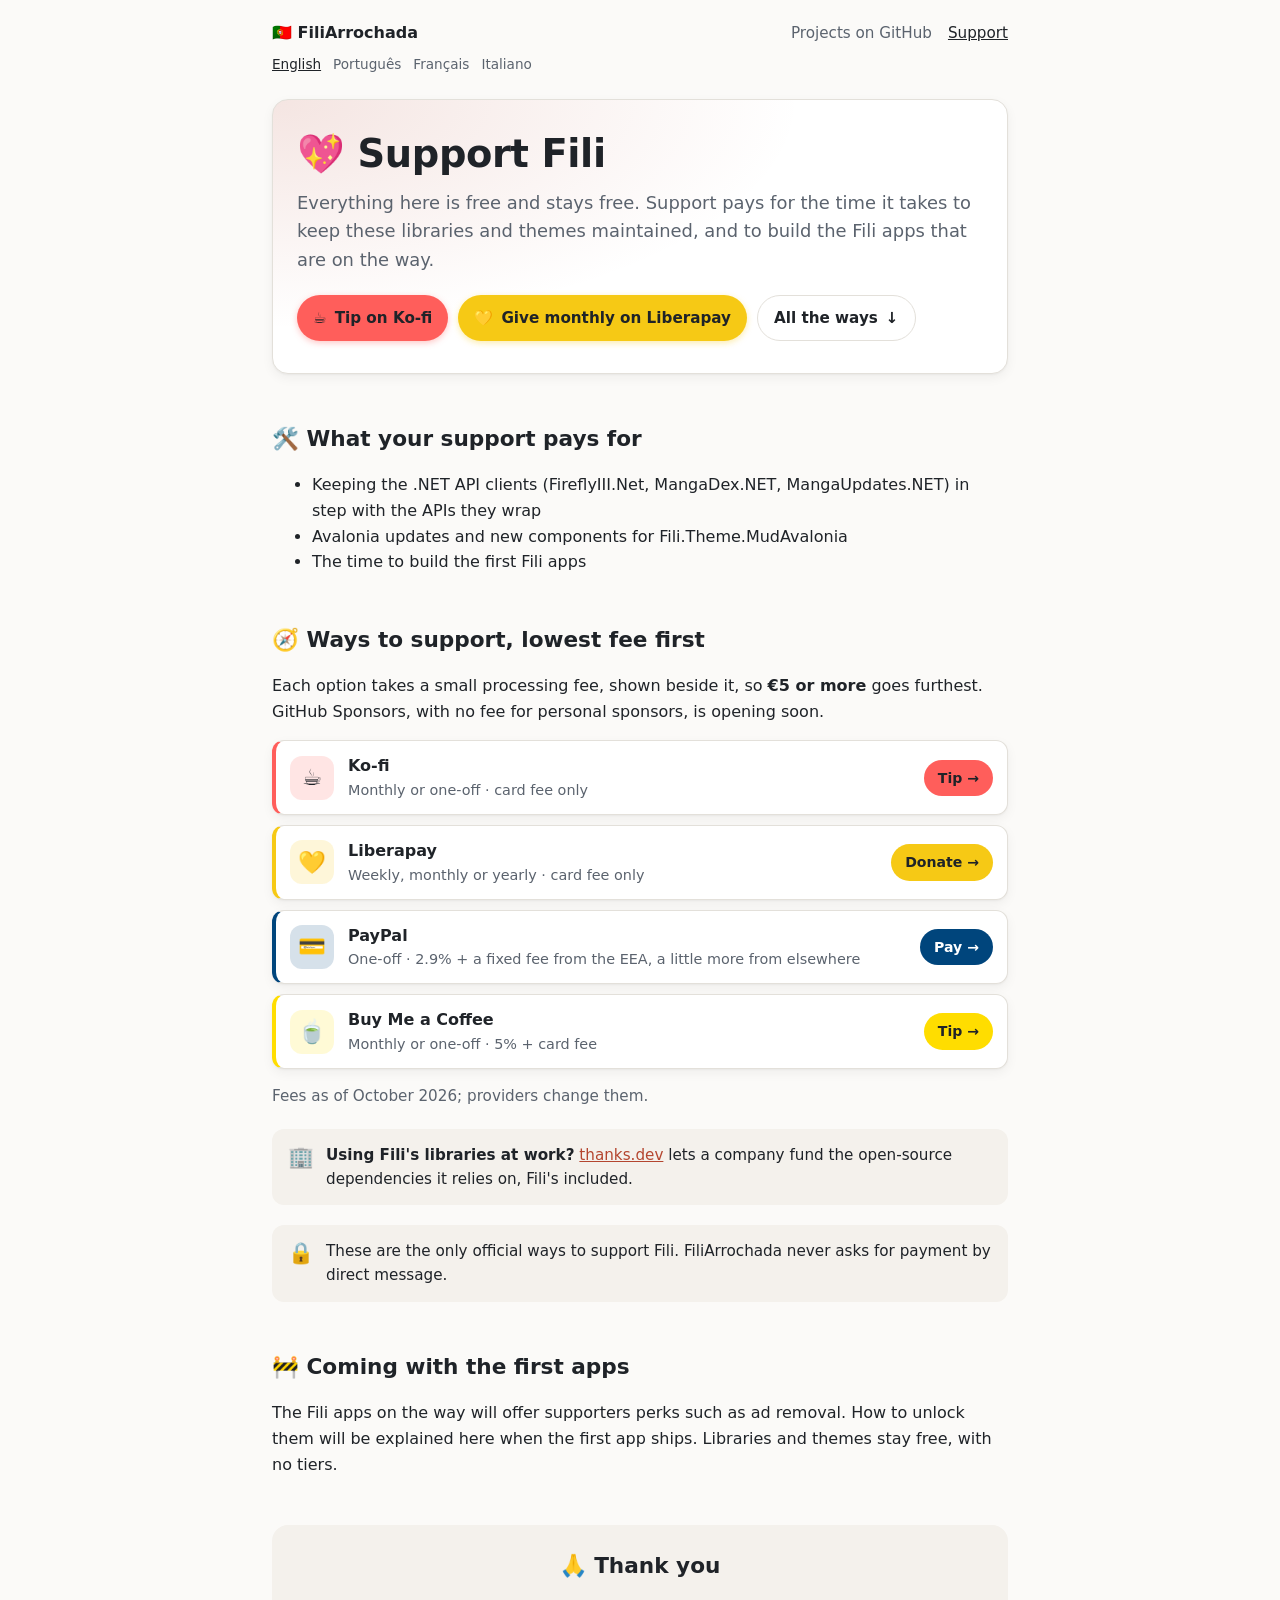
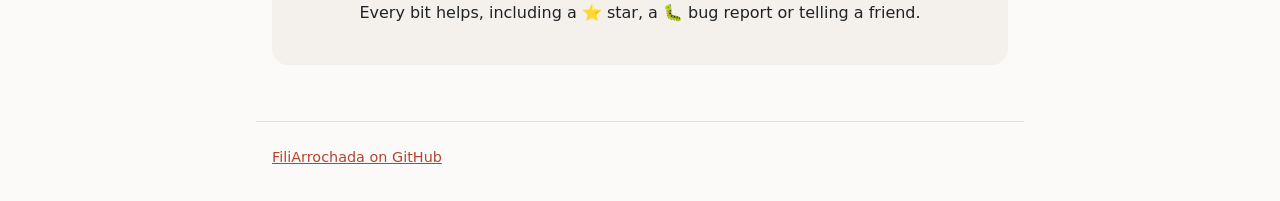
<file: support/index.html>
<!doctype html>
<html lang="en">
<head>
<meta charset="utf-8">
<meta name="viewport" content="width=device-width, initial-scale=1">
<title>Support Fili · FiliArrochada</title>
<meta name="description" content="Ways to support FiliArrochada's free .NET libraries, themes and tools, with every fee shown.">
<link rel="canonical" href="https://filiarrochada.github.io/support/">
<link rel="alternate" hreflang="en" href="https://filiarrochada.github.io/support/">
<link rel="alternate" hreflang="pt-PT" href="https://filiarrochada.github.io/support/pt/">
<link rel="alternate" hreflang="fr" href="https://filiarrochada.github.io/support/fr/">
<link rel="alternate" hreflang="it" href="https://filiarrochada.github.io/support/it/">
<link rel="alternate" hreflang="x-default" href="https://filiarrochada.github.io/support/">
<link rel="icon" href="data:image/svg+xml,<svg xmlns='http://www.w3.org/2000/svg' viewBox='0 0 100 100'><text y='.9em' font-size='90'>💖</text></svg>">
<meta name="theme-color" content="#b4462f">
<meta property="og:type" content="website">
<meta property="og:site_name" content="FiliArrochada">
<meta property="og:title" content="Support Fili">
<meta property="og:description" content="Ways to support FiliArrochada's free .NET libraries, themes and tools, with every fee shown.">
<meta property="og:url" content="https://filiarrochada.github.io/support/">
<meta name="twitter:card" content="summary">
<link rel="stylesheet" href="../style.css">
</head>
<body>
<header class="site">
  <a class="brand" href="https://github.com/FiliArrochada"><span aria-hidden="true">🇵🇹</span> FiliArrochada</a>
  <nav aria-label="Site">
    <a href="https://github.com/FiliArrochada">Projects on GitHub</a>
    <a href="./" aria-current="page">Support</a>
  </nav>
  <nav aria-label="Language" class="langs">
    <a href="./" hreflang="en" lang="en" aria-current="true">English</a>
    <a href="pt/" hreflang="pt-PT" lang="pt-PT">Português</a>
    <a href="fr/" hreflang="fr" lang="fr">Français</a>
    <a href="it/" hreflang="it" lang="it">Italiano</a>
  </nav>
</header>

<main>
  <section class="hero">
    <h1><span aria-hidden="true">💖</span> Support Fili</h1>
    <p class="lead">Everything here is free and stays free. Support pays for the time it takes to keep
      these libraries and themes maintained, and to build the Fili apps that are on the way.</p>
    <div class="quick">
      <a class="pill" style="--brand:#FF5E5B;--on-brand:#1f2328" href="https://ko-fi.com/filiarrochada"><span aria-hidden="true">☕</span> Tip on Ko-fi</a>
      <a class="pill" style="--brand:#F6C915;--on-brand:#1f2328" href="https://liberapay.com/FiliArrochada/"><span aria-hidden="true">💛</span> Give monthly on Liberapay</a>
      <a class="pill ghost" href="#ways">All the ways <span aria-hidden="true">↓</span></a>
    </div>
  </section>

  <section aria-labelledby="funds">
    <h2 id="funds"><span aria-hidden="true">🛠️</span> What your support pays for</h2>
    <ul>
      <li>Keeping the .NET API clients (FireflyIII.Net, MangaDex.NET, MangaUpdates.NET) in step with the
        APIs they wrap</li>
      <li>Avalonia updates and new components for Fili.Theme.MudAvalonia</li>
      <li>The time to build the first Fili apps</li>
    </ul>
  </section>

  <section aria-labelledby="ways">
    <h2 id="ways"><span aria-hidden="true">🧭</span> Ways to support, lowest fee first</h2>
    <p>Each option takes a small processing fee, shown beside it, so <strong>€5 or more</strong> goes
      furthest. GitHub Sponsors, with no fee for personal sponsors, is opening soon.</p>

    <ul class="methods">
      <li>
        <a class="method" style="--brand:#FF5E5B;--on-brand:#1f2328" href="https://ko-fi.com/filiarrochada">
          <span class="icon" aria-hidden="true">☕</span>
          <span class="body"><span class="name">Ko-fi</span>
            <span class="kind">Monthly or one-off · card fee only</span></span>
          <span class="cta">Tip</span>
        </a>
      </li>
      <li>
        <a class="method" style="--brand:#F6C915;--on-brand:#1f2328" href="https://liberapay.com/FiliArrochada/">
          <span class="icon" aria-hidden="true">💛</span>
          <span class="body"><span class="name">Liberapay</span>
            <span class="kind">Weekly, monthly or yearly · card fee only</span></span>
          <span class="cta">Donate</span>
        </a>
      </li>
      <li>
        <a class="method" style="--brand:#00457C;--on-brand:#fff" href="https://paypal.me/FiliArrochada">
          <span class="icon" aria-hidden="true">💳</span>
          <span class="body"><span class="name">PayPal</span>
            <span class="kind">One-off · 2.9% + a fixed fee from the EEA, a little more from elsewhere</span></span>
          <span class="cta">Pay</span>
        </a>
      </li>
      <li>
        <a class="method" style="--brand:#FFDD00;--on-brand:#1f2328" href="https://buymeacoffee.com/filiarrochada">
          <span class="icon" aria-hidden="true">🍵</span>
          <span class="body"><span class="name">Buy Me a Coffee</span>
            <span class="kind">Monthly or one-off · 5% + card fee</span></span>
          <span class="cta">Tip</span>
        </a>
      </li>
    </ul>
    <p class="muted">Fees as of October 2026; providers change them.</p>

    <div class="callout">
      <span aria-hidden="true">🏢</span>
      <p><strong>Using Fili's libraries at work?</strong>
        <a href="https://thanks.dev/e/gh/filiarrochada/">thanks.dev</a> lets a company fund the
        open-source dependencies it relies on, Fili's included.</p>
    </div>

    <div class="callout">
      <span aria-hidden="true">🔒</span>
      <p>These are the only official ways to support Fili. FiliArrochada never asks for payment by
        direct message.</p>
    </div>
  </section>

  <section aria-labelledby="apps">
    <h2 id="apps"><span aria-hidden="true">🚧</span> Coming with the first apps</h2>
    <p>The Fili apps on the way will offer supporters perks such as ad removal. How to unlock them will
      be explained here when the first app ships. Libraries and themes stay free, with no tiers.</p>
  </section>

  <section class="thanks" aria-labelledby="thanks">
    <h2 id="thanks"><span aria-hidden="true">🙏</span> Thank you</h2>
    <p>Every bit helps, including a <span aria-hidden="true">⭐</span> star, a
      <span aria-hidden="true">🐛</span> bug report or telling a friend.</p>
  </section>
</main>

<footer class="site">
  <a href="https://github.com/FiliArrochada">FiliArrochada on GitHub</a>
</footer>
</body>
</html>
</file>
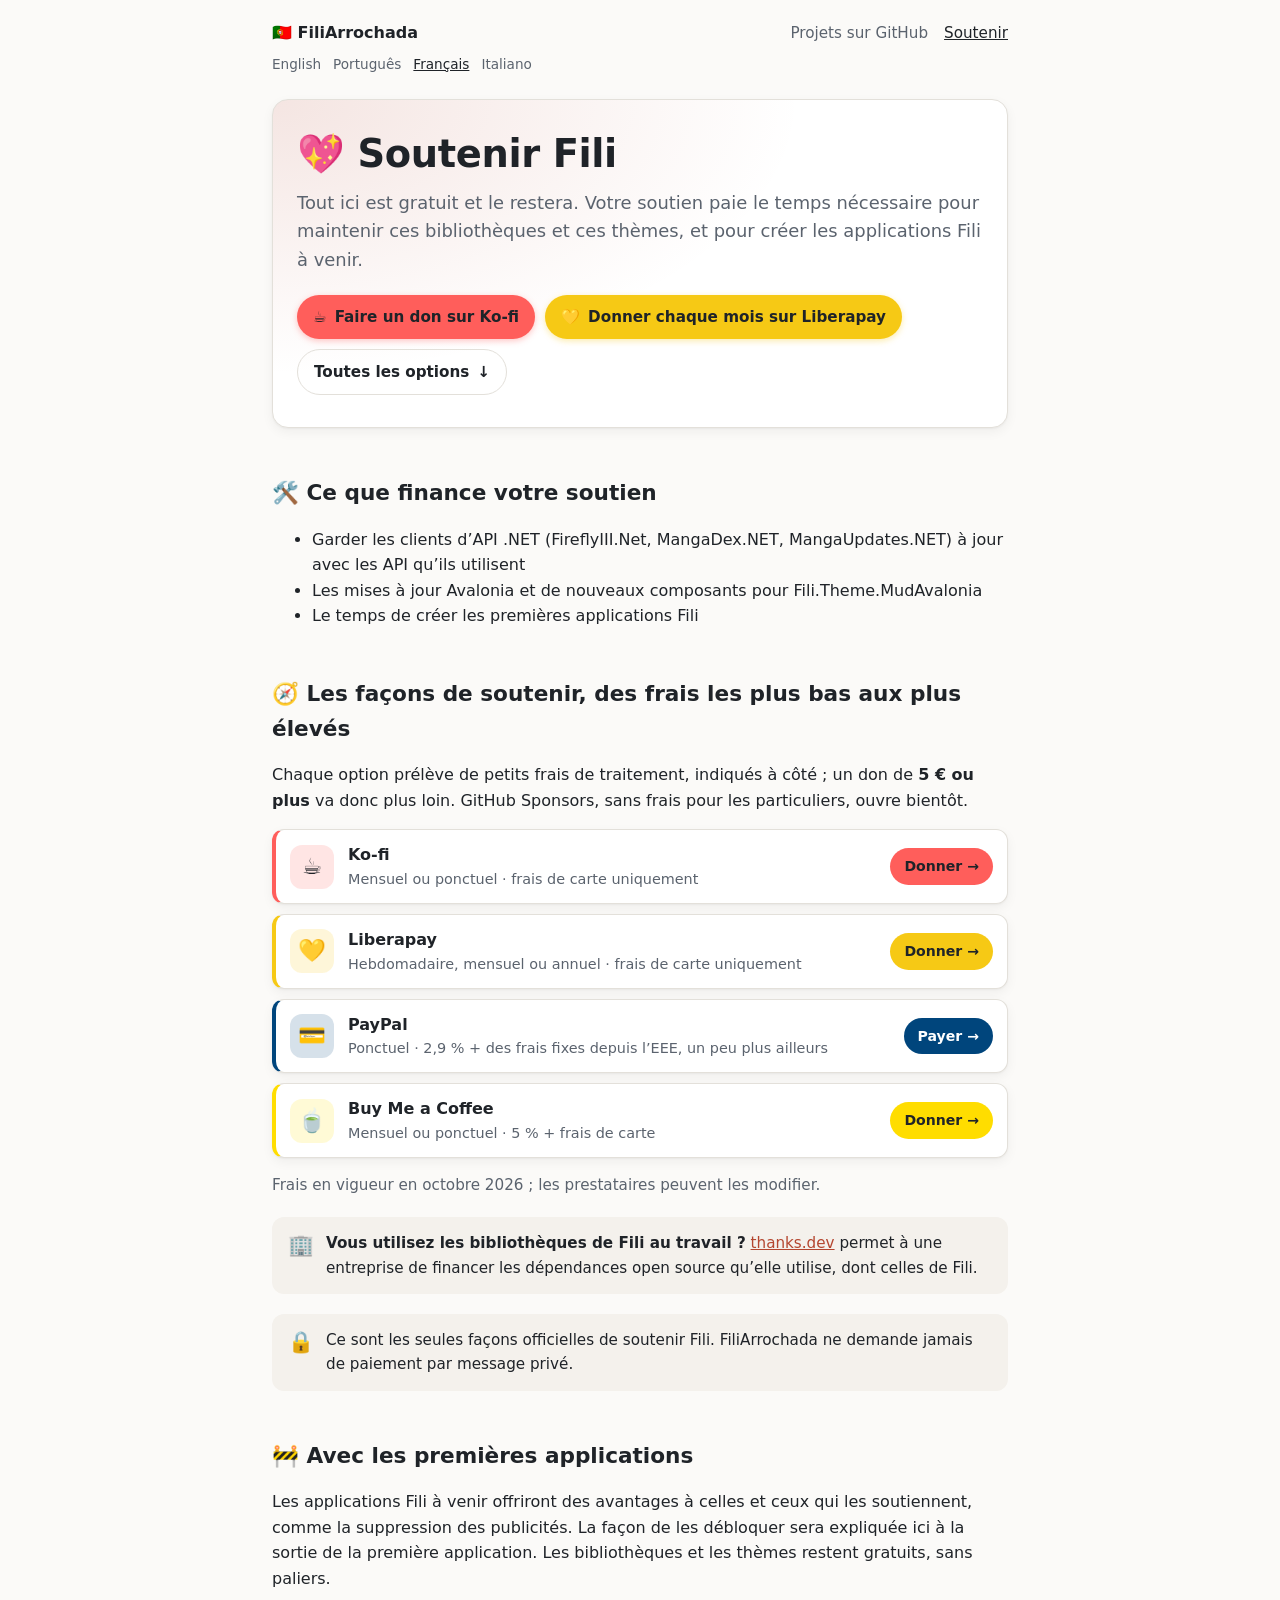
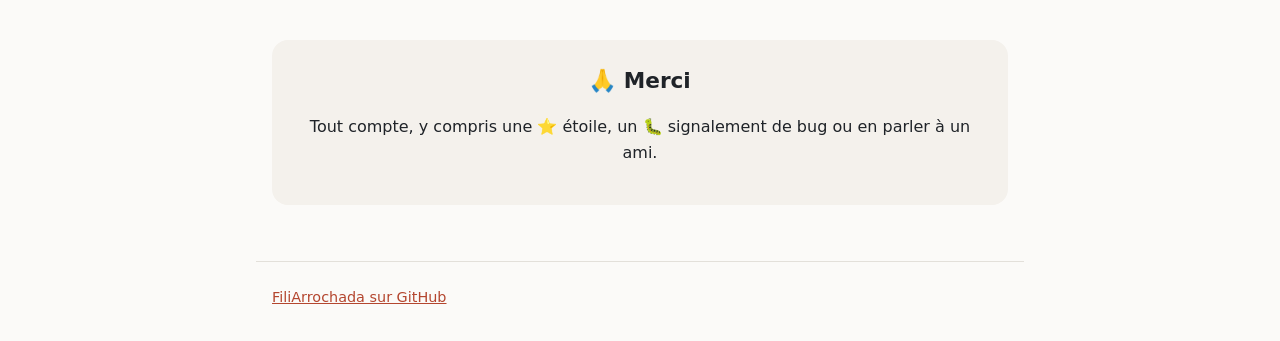
<file: support/fr/index.html>
<!doctype html>
<html lang="fr">
<head>
<meta charset="utf-8">
<meta name="viewport" content="width=device-width, initial-scale=1">
<title>Soutenir Fili · FiliArrochada</title>
<meta name="description" content="Les façons de soutenir les bibliothèques .NET, thèmes et outils gratuits de FiliArrochada, avec tous les frais indiqués.">
<link rel="canonical" href="https://filiarrochada.github.io/support/fr/">
<link rel="alternate" hreflang="en" href="https://filiarrochada.github.io/support/">
<link rel="alternate" hreflang="pt-PT" href="https://filiarrochada.github.io/support/pt/">
<link rel="alternate" hreflang="fr" href="https://filiarrochada.github.io/support/fr/">
<link rel="alternate" hreflang="it" href="https://filiarrochada.github.io/support/it/">
<link rel="alternate" hreflang="x-default" href="https://filiarrochada.github.io/support/">
<link rel="icon" href="data:image/svg+xml,<svg xmlns='http://www.w3.org/2000/svg' viewBox='0 0 100 100'><text y='.9em' font-size='90'>💖</text></svg>">
<meta name="theme-color" content="#b4462f">
<meta property="og:type" content="website">
<meta property="og:site_name" content="FiliArrochada">
<meta property="og:title" content="Soutenir Fili">
<meta property="og:description" content="Les façons de soutenir les bibliothèques .NET, thèmes et outils gratuits de FiliArrochada, avec tous les frais indiqués.">
<meta property="og:url" content="https://filiarrochada.github.io/support/fr/">
<meta name="twitter:card" content="summary">
<link rel="stylesheet" href="../../style.css">
</head>
<body>
<header class="site">
  <a class="brand" href="https://github.com/FiliArrochada"><span aria-hidden="true">🇵🇹</span> FiliArrochada</a>
  <nav aria-label="Site">
    <a href="https://github.com/FiliArrochada">Projets sur GitHub</a>
    <a href="./" aria-current="page">Soutenir</a>
  </nav>
  <nav aria-label="Langue" class="langs">
    <a href="../" hreflang="en" lang="en">English</a>
    <a href="../pt/" hreflang="pt-PT" lang="pt-PT">Português</a>
    <a href="./" hreflang="fr" lang="fr" aria-current="true">Français</a>
    <a href="../it/" hreflang="it" lang="it">Italiano</a>
  </nav>
</header>

<main>
  <section class="hero">
    <h1><span aria-hidden="true">💖</span> Soutenir Fili</h1>
    <p class="lead">Tout ici est gratuit et le restera. Votre soutien paie le temps nécessaire pour maintenir ces bibliothèques et ces thèmes, et pour créer les applications Fili à venir.</p>
    <div class="quick">
      <a class="pill" style="--brand:#FF5E5B;--on-brand:#1f2328" href="https://ko-fi.com/filiarrochada"><span aria-hidden="true">☕</span> Faire un don sur Ko-fi</a>
      <a class="pill" style="--brand:#F6C915;--on-brand:#1f2328" href="https://liberapay.com/FiliArrochada/"><span aria-hidden="true">💛</span> Donner chaque mois sur Liberapay</a>
      <a class="pill ghost" href="#ways">Toutes les options <span aria-hidden="true">↓</span></a>
    </div>
  </section>

  <section aria-labelledby="funds">
    <h2 id="funds"><span aria-hidden="true">🛠️</span> Ce que finance votre soutien</h2>
    <ul>
      <li>Garder les clients d’API .NET (FireflyIII.Net, MangaDex.NET, MangaUpdates.NET) à jour avec les API qu’ils utilisent</li>
      <li>Les mises à jour Avalonia et de nouveaux composants pour Fili.Theme.MudAvalonia</li>
      <li>Le temps de créer les premières applications Fili</li>
    </ul>
  </section>

  <section aria-labelledby="ways">
    <h2 id="ways"><span aria-hidden="true">🧭</span> Les façons de soutenir, des frais les plus bas aux plus élevés</h2>
    <p>Chaque option prélève de petits frais de traitement, indiqués à côté&nbsp;; un don de <strong>5&nbsp;€ ou plus</strong> va donc plus loin. GitHub Sponsors, sans frais pour les particuliers, ouvre bientôt.</p>

    <ul class="methods">
      <li>
        <a class="method" style="--brand:#FF5E5B;--on-brand:#1f2328" href="https://ko-fi.com/filiarrochada">
          <span class="icon" aria-hidden="true">☕</span>
          <span class="body"><span class="name">Ko-fi</span>
            <span class="kind">Mensuel ou ponctuel · frais de carte uniquement</span></span>
          <span class="cta">Donner</span>
        </a>
      </li>
      <li>
        <a class="method" style="--brand:#F6C915;--on-brand:#1f2328" href="https://liberapay.com/FiliArrochada/">
          <span class="icon" aria-hidden="true">💛</span>
          <span class="body"><span class="name">Liberapay</span>
            <span class="kind">Hebdomadaire, mensuel ou annuel · frais de carte uniquement</span></span>
          <span class="cta">Donner</span>
        </a>
      </li>
      <li>
        <a class="method" style="--brand:#00457C;--on-brand:#fff" href="https://paypal.me/FiliArrochada">
          <span class="icon" aria-hidden="true">💳</span>
          <span class="body"><span class="name">PayPal</span>
            <span class="kind">Ponctuel · 2,9&nbsp;% + des frais fixes depuis l’EEE, un peu plus ailleurs</span></span>
          <span class="cta">Payer</span>
        </a>
      </li>
      <li>
        <a class="method" style="--brand:#FFDD00;--on-brand:#1f2328" href="https://buymeacoffee.com/filiarrochada">
          <span class="icon" aria-hidden="true">🍵</span>
          <span class="body"><span class="name">Buy Me a Coffee</span>
            <span class="kind">Mensuel ou ponctuel · 5&nbsp;% + frais de carte</span></span>
          <span class="cta">Donner</span>
        </a>
      </li>
    </ul>
    <p class="muted">Frais en vigueur en octobre 2026&nbsp;; les prestataires peuvent les modifier.</p>

    <div class="callout">
      <span aria-hidden="true">🏢</span>
      <p><strong>Vous utilisez les bibliothèques de Fili au travail&nbsp;?</strong> <a href="https://thanks.dev/e/gh/filiarrochada/">thanks.dev</a> permet à une entreprise de financer les dépendances open source qu’elle utilise, dont celles de Fili.</p>
    </div>

    <div class="callout">
      <span aria-hidden="true">🔒</span>
      <p>Ce sont les seules façons officielles de soutenir Fili. FiliArrochada ne demande jamais de paiement par message privé.</p>
    </div>
  </section>

  <section aria-labelledby="apps">
    <h2 id="apps"><span aria-hidden="true">🚧</span> Avec les premières applications</h2>
    <p>Les applications Fili à venir offriront des avantages à celles et ceux qui les soutiennent, comme la suppression des publicités. La façon de les débloquer sera expliquée ici à la sortie de la première application. Les bibliothèques et les thèmes restent gratuits, sans paliers.</p>
  </section>

  <section class="thanks" aria-labelledby="thanks">
    <h2 id="thanks"><span aria-hidden="true">🙏</span> Merci</h2>
    <p>Tout compte, y compris une <span aria-hidden="true">⭐</span> étoile, un <span aria-hidden="true">🐛</span> signalement de bug ou en parler à un ami.</p>
  </section>
</main>

<footer class="site">
  <a href="https://github.com/FiliArrochada">FiliArrochada sur GitHub</a>
</footer>
</body>
</html>
</file>
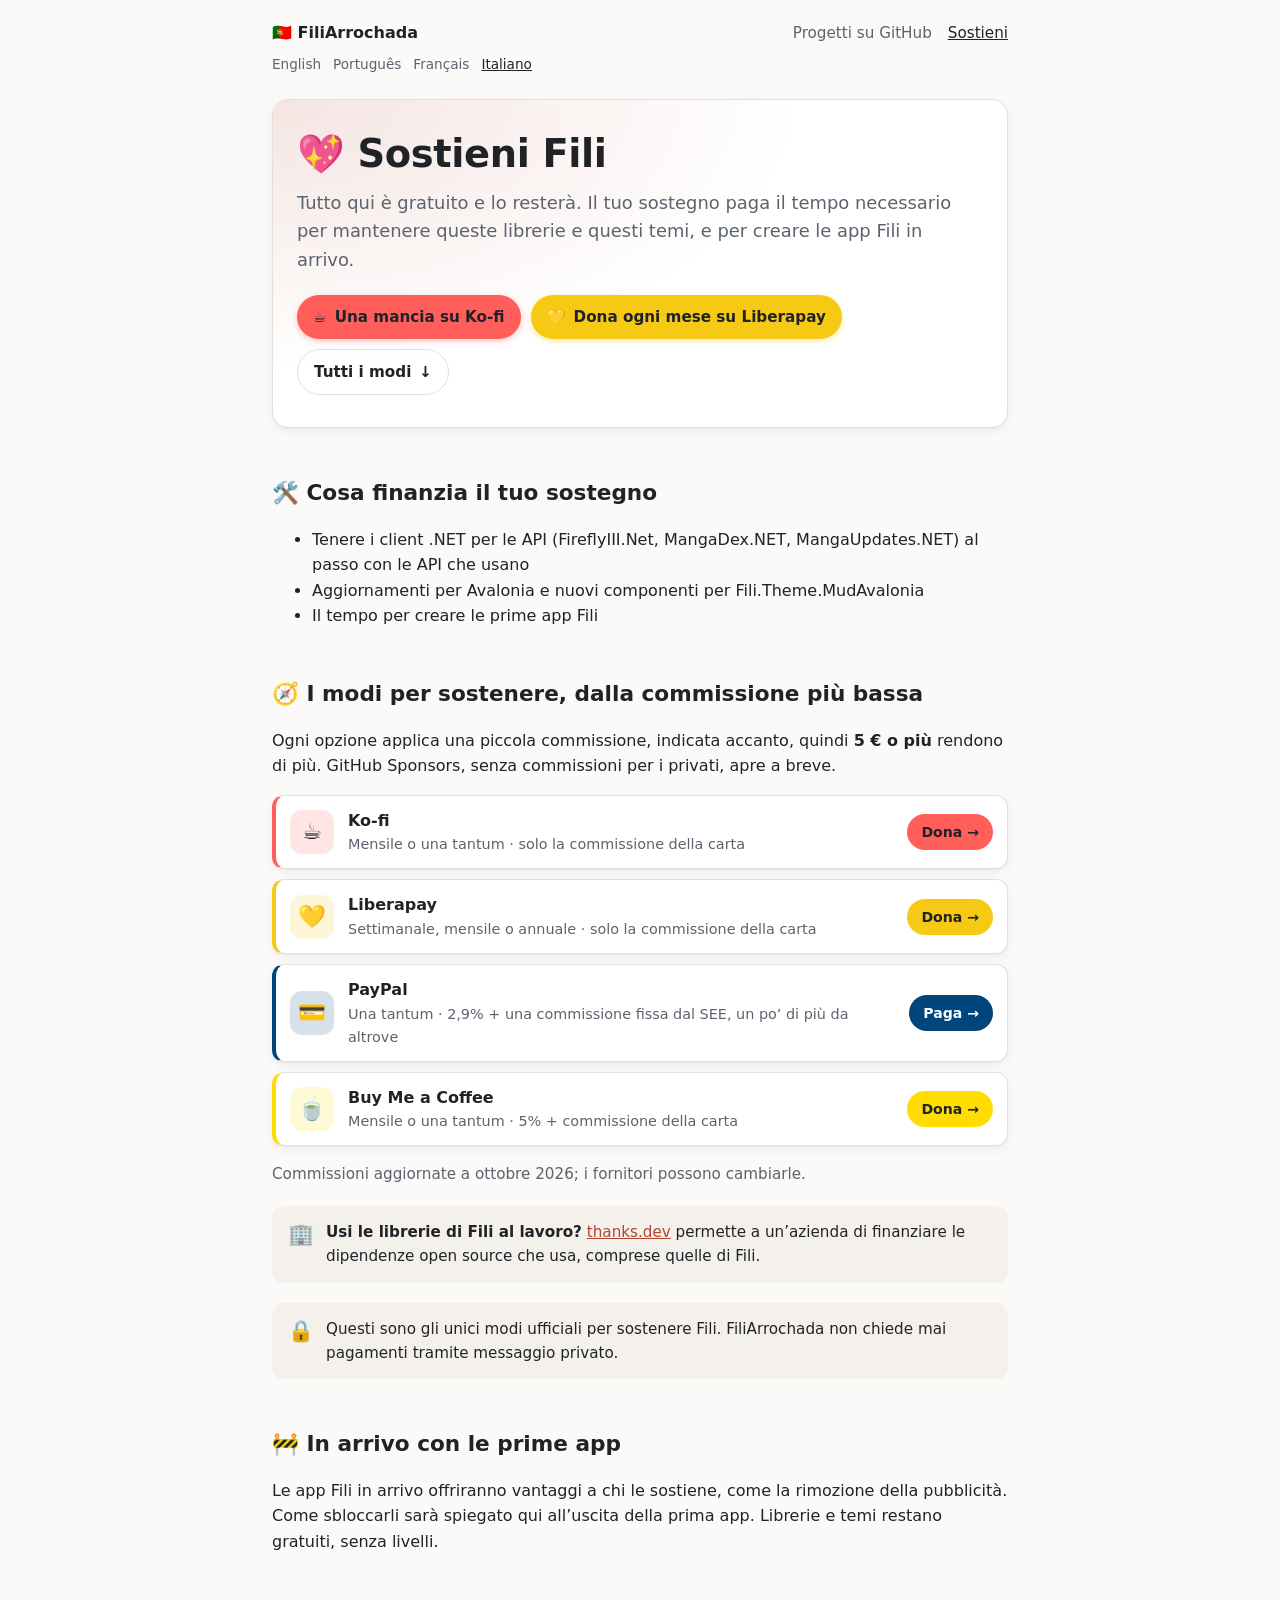
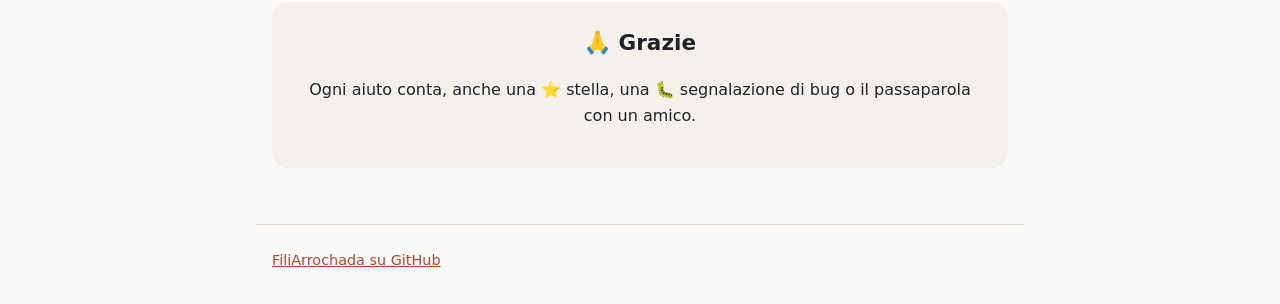
<file: support/it/index.html>
<!doctype html>
<html lang="it">
<head>
<meta charset="utf-8">
<meta name="viewport" content="width=device-width, initial-scale=1">
<title>Sostieni Fili · FiliArrochada</title>
<meta name="description" content="I modi per sostenere le librerie .NET, i temi e gli strumenti gratuiti di FiliArrochada, con tutte le commissioni indicate.">
<link rel="canonical" href="https://filiarrochada.github.io/support/it/">
<link rel="alternate" hreflang="en" href="https://filiarrochada.github.io/support/">
<link rel="alternate" hreflang="pt-PT" href="https://filiarrochada.github.io/support/pt/">
<link rel="alternate" hreflang="fr" href="https://filiarrochada.github.io/support/fr/">
<link rel="alternate" hreflang="it" href="https://filiarrochada.github.io/support/it/">
<link rel="alternate" hreflang="x-default" href="https://filiarrochada.github.io/support/">
<link rel="icon" href="data:image/svg+xml,<svg xmlns='http://www.w3.org/2000/svg' viewBox='0 0 100 100'><text y='.9em' font-size='90'>💖</text></svg>">
<meta name="theme-color" content="#b4462f">
<meta property="og:type" content="website">
<meta property="og:site_name" content="FiliArrochada">
<meta property="og:title" content="Sostieni Fili">
<meta property="og:description" content="I modi per sostenere le librerie .NET, i temi e gli strumenti gratuiti di FiliArrochada, con tutte le commissioni indicate.">
<meta property="og:url" content="https://filiarrochada.github.io/support/it/">
<meta name="twitter:card" content="summary">
<link rel="stylesheet" href="../../style.css">
</head>
<body>
<header class="site">
  <a class="brand" href="https://github.com/FiliArrochada"><span aria-hidden="true">🇵🇹</span> FiliArrochada</a>
  <nav aria-label="Site">
    <a href="https://github.com/FiliArrochada">Progetti su GitHub</a>
    <a href="./" aria-current="page">Sostieni</a>
  </nav>
  <nav aria-label="Lingua" class="langs">
    <a href="../" hreflang="en" lang="en">English</a>
    <a href="../pt/" hreflang="pt-PT" lang="pt-PT">Português</a>
    <a href="../fr/" hreflang="fr" lang="fr">Français</a>
    <a href="./" hreflang="it" lang="it" aria-current="true">Italiano</a>
  </nav>
</header>

<main>
  <section class="hero">
    <h1><span aria-hidden="true">💖</span> Sostieni Fili</h1>
    <p class="lead">Tutto qui è gratuito e lo resterà. Il tuo sostegno paga il tempo necessario per mantenere queste librerie e questi temi, e per creare le app Fili in arrivo.</p>
    <div class="quick">
      <a class="pill" style="--brand:#FF5E5B;--on-brand:#1f2328" href="https://ko-fi.com/filiarrochada"><span aria-hidden="true">☕</span> Una mancia su Ko-fi</a>
      <a class="pill" style="--brand:#F6C915;--on-brand:#1f2328" href="https://liberapay.com/FiliArrochada/"><span aria-hidden="true">💛</span> Dona ogni mese su Liberapay</a>
      <a class="pill ghost" href="#ways">Tutti i modi <span aria-hidden="true">↓</span></a>
    </div>
  </section>

  <section aria-labelledby="funds">
    <h2 id="funds"><span aria-hidden="true">🛠️</span> Cosa finanzia il tuo sostegno</h2>
    <ul>
      <li>Tenere i client .NET per le API (FireflyIII.Net, MangaDex.NET, MangaUpdates.NET) al passo con le API che usano</li>
      <li>Aggiornamenti per Avalonia e nuovi componenti per Fili.Theme.MudAvalonia</li>
      <li>Il tempo per creare le prime app Fili</li>
    </ul>
  </section>

  <section aria-labelledby="ways">
    <h2 id="ways"><span aria-hidden="true">🧭</span> I modi per sostenere, dalla commissione più bassa</h2>
    <p>Ogni opzione applica una piccola commissione, indicata accanto, quindi <strong>5&nbsp;€ o più</strong> rendono di più. GitHub Sponsors, senza commissioni per i privati, apre a breve.</p>

    <ul class="methods">
      <li>
        <a class="method" style="--brand:#FF5E5B;--on-brand:#1f2328" href="https://ko-fi.com/filiarrochada">
          <span class="icon" aria-hidden="true">☕</span>
          <span class="body"><span class="name">Ko-fi</span>
            <span class="kind">Mensile o una tantum · solo la commissione della carta</span></span>
          <span class="cta">Dona</span>
        </a>
      </li>
      <li>
        <a class="method" style="--brand:#F6C915;--on-brand:#1f2328" href="https://liberapay.com/FiliArrochada/">
          <span class="icon" aria-hidden="true">💛</span>
          <span class="body"><span class="name">Liberapay</span>
            <span class="kind">Settimanale, mensile o annuale · solo la commissione della carta</span></span>
          <span class="cta">Dona</span>
        </a>
      </li>
      <li>
        <a class="method" style="--brand:#00457C;--on-brand:#fff" href="https://paypal.me/FiliArrochada">
          <span class="icon" aria-hidden="true">💳</span>
          <span class="body"><span class="name">PayPal</span>
            <span class="kind">Una tantum · 2,9% + una commissione fissa dal SEE, un po’ di più da altrove</span></span>
          <span class="cta">Paga</span>
        </a>
      </li>
      <li>
        <a class="method" style="--brand:#FFDD00;--on-brand:#1f2328" href="https://buymeacoffee.com/filiarrochada">
          <span class="icon" aria-hidden="true">🍵</span>
          <span class="body"><span class="name">Buy Me a Coffee</span>
            <span class="kind">Mensile o una tantum · 5% + commissione della carta</span></span>
          <span class="cta">Dona</span>
        </a>
      </li>
    </ul>
    <p class="muted">Commissioni aggiornate a ottobre 2026; i fornitori possono cambiarle.</p>

    <div class="callout">
      <span aria-hidden="true">🏢</span>
      <p><strong>Usi le librerie di Fili al lavoro?</strong> <a href="https://thanks.dev/e/gh/filiarrochada/">thanks.dev</a> permette a un’azienda di finanziare le dipendenze open source che usa, comprese quelle di Fili.</p>
    </div>

    <div class="callout">
      <span aria-hidden="true">🔒</span>
      <p>Questi sono gli unici modi ufficiali per sostenere Fili. FiliArrochada non chiede mai pagamenti tramite messaggio privato.</p>
    </div>
  </section>

  <section aria-labelledby="apps">
    <h2 id="apps"><span aria-hidden="true">🚧</span> In arrivo con le prime app</h2>
    <p>Le app Fili in arrivo offriranno vantaggi a chi le sostiene, come la rimozione della pubblicità. Come sbloccarli sarà spiegato qui all’uscita della prima app. Librerie e temi restano gratuiti, senza livelli.</p>
  </section>

  <section class="thanks" aria-labelledby="thanks">
    <h2 id="thanks"><span aria-hidden="true">🙏</span> Grazie</h2>
    <p>Ogni aiuto conta, anche una <span aria-hidden="true">⭐</span> stella, una <span aria-hidden="true">🐛</span> segnalazione di bug o il passaparola con un amico.</p>
  </section>
</main>

<footer class="site">
  <a href="https://github.com/FiliArrochada">FiliArrochada su GitHub</a>
</footer>
</body>
</html>
</file>
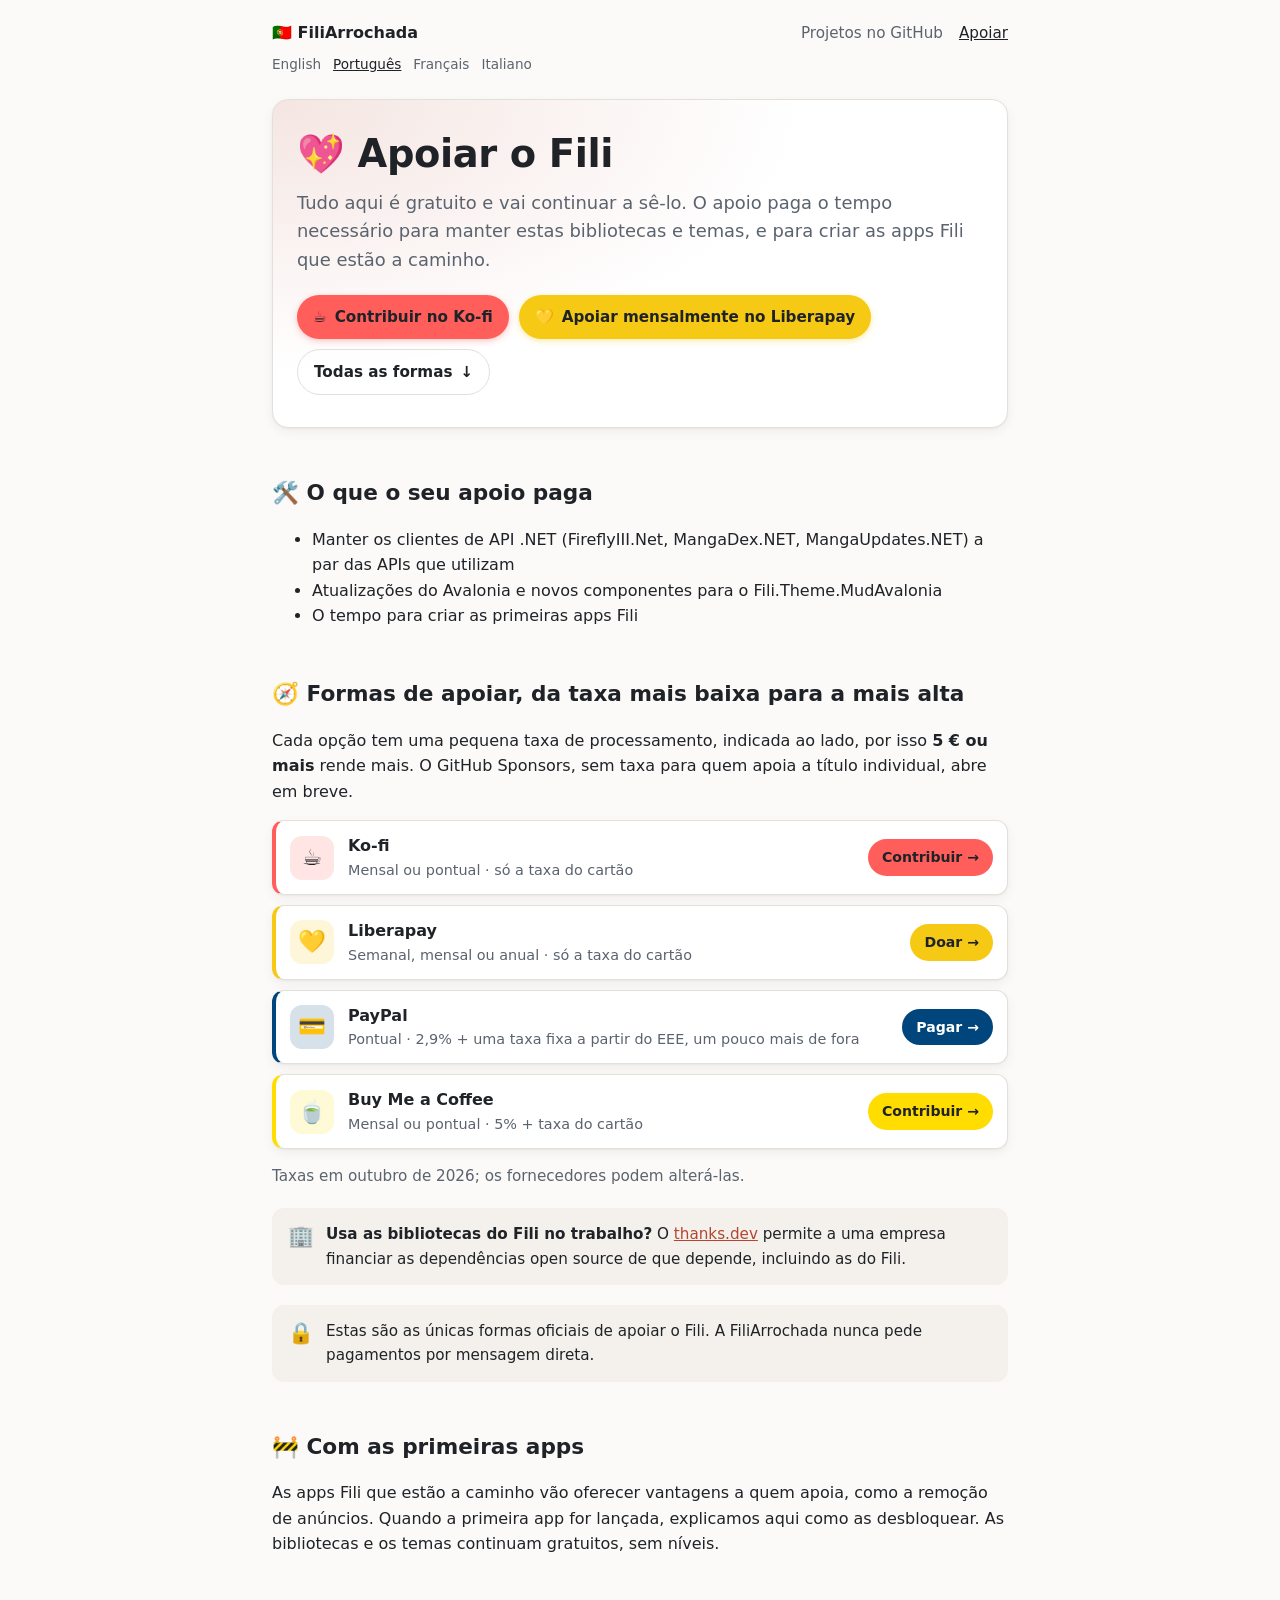
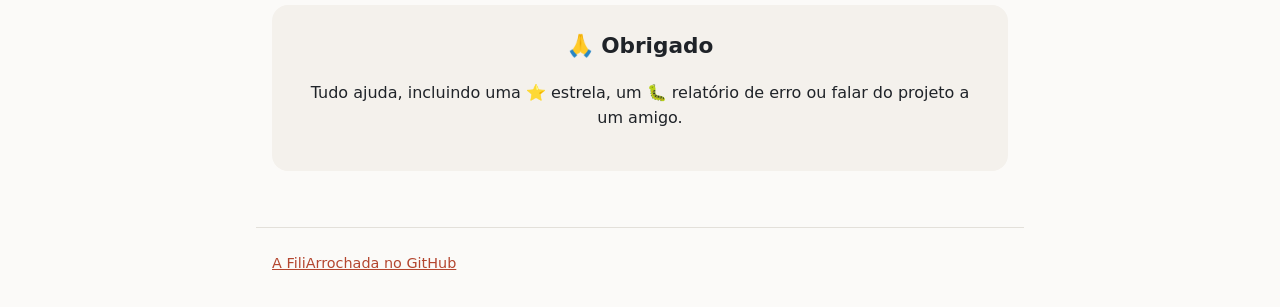
<file: support/pt/index.html>
<!doctype html>
<html lang="pt-PT">
<head>
<meta charset="utf-8">
<meta name="viewport" content="width=device-width, initial-scale=1">
<title>Apoiar o Fili · FiliArrochada</title>
<meta name="description" content="Formas de apoiar as bibliotecas .NET, temas e ferramentas gratuitas da FiliArrochada, com todas as taxas indicadas.">
<link rel="canonical" href="https://filiarrochada.github.io/support/pt/">
<link rel="alternate" hreflang="en" href="https://filiarrochada.github.io/support/">
<link rel="alternate" hreflang="pt-PT" href="https://filiarrochada.github.io/support/pt/">
<link rel="alternate" hreflang="fr" href="https://filiarrochada.github.io/support/fr/">
<link rel="alternate" hreflang="it" href="https://filiarrochada.github.io/support/it/">
<link rel="alternate" hreflang="x-default" href="https://filiarrochada.github.io/support/">
<link rel="icon" href="data:image/svg+xml,<svg xmlns='http://www.w3.org/2000/svg' viewBox='0 0 100 100'><text y='.9em' font-size='90'>💖</text></svg>">
<meta name="theme-color" content="#b4462f">
<meta property="og:type" content="website">
<meta property="og:site_name" content="FiliArrochada">
<meta property="og:title" content="Apoiar o Fili">
<meta property="og:description" content="Formas de apoiar as bibliotecas .NET, temas e ferramentas gratuitas da FiliArrochada, com todas as taxas indicadas.">
<meta property="og:url" content="https://filiarrochada.github.io/support/pt/">
<meta name="twitter:card" content="summary">
<link rel="stylesheet" href="../../style.css">
</head>
<body>
<header class="site">
  <a class="brand" href="https://github.com/FiliArrochada"><span aria-hidden="true">🇵🇹</span> FiliArrochada</a>
  <nav aria-label="Site">
    <a href="https://github.com/FiliArrochada">Projetos no GitHub</a>
    <a href="./" aria-current="page">Apoiar</a>
  </nav>
  <nav aria-label="Idioma" class="langs">
    <a href="../" hreflang="en" lang="en">English</a>
    <a href="./" hreflang="pt-PT" lang="pt-PT" aria-current="true">Português</a>
    <a href="../fr/" hreflang="fr" lang="fr">Français</a>
    <a href="../it/" hreflang="it" lang="it">Italiano</a>
  </nav>
</header>

<main>
  <section class="hero">
    <h1><span aria-hidden="true">💖</span> Apoiar o Fili</h1>
    <p class="lead">Tudo aqui é gratuito e vai continuar a sê-lo. O apoio paga o tempo necessário para manter estas bibliotecas e temas, e para criar as apps Fili que estão a caminho.</p>
    <div class="quick">
      <a class="pill" style="--brand:#FF5E5B;--on-brand:#1f2328" href="https://ko-fi.com/filiarrochada"><span aria-hidden="true">☕</span> Contribuir no Ko-fi</a>
      <a class="pill" style="--brand:#F6C915;--on-brand:#1f2328" href="https://liberapay.com/FiliArrochada/"><span aria-hidden="true">💛</span> Apoiar mensalmente no Liberapay</a>
      <a class="pill ghost" href="#ways">Todas as formas <span aria-hidden="true">↓</span></a>
    </div>
  </section>

  <section aria-labelledby="funds">
    <h2 id="funds"><span aria-hidden="true">🛠️</span> O que o seu apoio paga</h2>
    <ul>
      <li>Manter os clientes de API .NET (FireflyIII.Net, MangaDex.NET, MangaUpdates.NET) a par das APIs que utilizam</li>
      <li>Atualizações do Avalonia e novos componentes para o Fili.Theme.MudAvalonia</li>
      <li>O tempo para criar as primeiras apps Fili</li>
    </ul>
  </section>

  <section aria-labelledby="ways">
    <h2 id="ways"><span aria-hidden="true">🧭</span> Formas de apoiar, da taxa mais baixa para a mais alta</h2>
    <p>Cada opção tem uma pequena taxa de processamento, indicada ao lado, por isso <strong>5&nbsp;€ ou mais</strong> rende mais. O GitHub Sponsors, sem taxa para quem apoia a título individual, abre em breve.</p>

    <ul class="methods">
      <li>
        <a class="method" style="--brand:#FF5E5B;--on-brand:#1f2328" href="https://ko-fi.com/filiarrochada">
          <span class="icon" aria-hidden="true">☕</span>
          <span class="body"><span class="name">Ko-fi</span>
            <span class="kind">Mensal ou pontual · só a taxa do cartão</span></span>
          <span class="cta">Contribuir</span>
        </a>
      </li>
      <li>
        <a class="method" style="--brand:#F6C915;--on-brand:#1f2328" href="https://liberapay.com/FiliArrochada/">
          <span class="icon" aria-hidden="true">💛</span>
          <span class="body"><span class="name">Liberapay</span>
            <span class="kind">Semanal, mensal ou anual · só a taxa do cartão</span></span>
          <span class="cta">Doar</span>
        </a>
      </li>
      <li>
        <a class="method" style="--brand:#00457C;--on-brand:#fff" href="https://paypal.me/FiliArrochada">
          <span class="icon" aria-hidden="true">💳</span>
          <span class="body"><span class="name">PayPal</span>
            <span class="kind">Pontual · 2,9% + uma taxa fixa a partir do EEE, um pouco mais de fora</span></span>
          <span class="cta">Pagar</span>
        </a>
      </li>
      <li>
        <a class="method" style="--brand:#FFDD00;--on-brand:#1f2328" href="https://buymeacoffee.com/filiarrochada">
          <span class="icon" aria-hidden="true">🍵</span>
          <span class="body"><span class="name">Buy Me a Coffee</span>
            <span class="kind">Mensal ou pontual · 5% + taxa do cartão</span></span>
          <span class="cta">Contribuir</span>
        </a>
      </li>
    </ul>
    <p class="muted">Taxas em outubro de 2026; os fornecedores podem alterá-las.</p>

    <div class="callout">
      <span aria-hidden="true">🏢</span>
      <p><strong>Usa as bibliotecas do Fili no trabalho?</strong> O <a href="https://thanks.dev/e/gh/filiarrochada/">thanks.dev</a> permite a uma empresa financiar as dependências open source de que depende, incluindo as do Fili.</p>
    </div>

    <div class="callout">
      <span aria-hidden="true">🔒</span>
      <p>Estas são as únicas formas oficiais de apoiar o Fili. A FiliArrochada nunca pede pagamentos por mensagem direta.</p>
    </div>
  </section>

  <section aria-labelledby="apps">
    <h2 id="apps"><span aria-hidden="true">🚧</span> Com as primeiras apps</h2>
    <p>As apps Fili que estão a caminho vão oferecer vantagens a quem apoia, como a remoção de anúncios. Quando a primeira app for lançada, explicamos aqui como as desbloquear. As bibliotecas e os temas continuam gratuitos, sem níveis.</p>
  </section>

  <section class="thanks" aria-labelledby="thanks">
    <h2 id="thanks"><span aria-hidden="true">🙏</span> Obrigado</h2>
    <p>Tudo ajuda, incluindo uma <span aria-hidden="true">⭐</span> estrela, um <span aria-hidden="true">🐛</span> relatório de erro ou falar do projeto a um amigo.</p>
  </section>
</main>

<footer class="site">
  <a href="https://github.com/FiliArrochada">A FiliArrochada no GitHub</a>
</footer>
</body>
</html>
</file>
<file: style.css>
:root {
  --bg: #fbfaf8;
  --surface: #ffffff;
  --surface-2: #f4f1ec;
  --text: #1f2328;
  --muted: #5b636e;
  --border: #e3e0da;
  --accent: #b4462f;
  --free: #1f7a4d;
  --warn-bg: #fff4e5;
  --warn-border: #f0c78a;
  --shadow: 0 1px 2px rgb(0 0 0 / 0.04), 0 4px 12px rgb(0 0 0 / 0.05);
  color-scheme: light;
}

@media (prefers-color-scheme: dark) {
  :root:not([data-theme="light"]) {
    --bg: #15171a;
    --surface: #1d2024;
    --surface-2: #24282d;
    --text: #e8e6e3;
    --muted: #a3a9b1;
    --border: #2f3338;
    --accent: #f0866d;
    --free: #5cc994;
    --warn-bg: #2e2416;
    --warn-border: #6b4f22;
    --shadow: 0 1px 2px rgb(0 0 0 / 0.3), 0 4px 12px rgb(0 0 0 / 0.25);
    color-scheme: dark;
  }
}

:root[data-theme="dark"] {
  --bg: #15171a;
  --surface: #1d2024;
  --surface-2: #24282d;
  --text: #e8e6e3;
  --muted: #a3a9b1;
  --border: #2f3338;
  --accent: #f0866d;
  --free: #5cc994;
  --warn-bg: #2e2416;
  --warn-border: #6b4f22;
  --shadow: 0 1px 2px rgb(0 0 0 / 0.3), 0 4px 12px rgb(0 0 0 / 0.25);
  color-scheme: dark;
}

* { box-sizing: border-box; }

body {
  margin: 0;
  background: var(--bg);
  color: var(--text);
  font: 16px/1.6 system-ui, -apple-system, "Segoe UI", Roboto, sans-serif;
}

header.site, main, footer.site {
  max-width: 48rem;
  margin: 0 auto;
  padding: 0 16px;
}

header.site {
  padding-top: 20px;
  display: flex;
  flex-wrap: wrap;
  align-items: baseline;
  justify-content: space-between;
  gap: 8px 16px;
}
header.site nav { display: flex; gap: 16px; font-size: 0.95rem; }
header.site nav a { color: var(--muted); text-decoration: none; }
header.site nav a:hover, header.site nav a[aria-current] { color: var(--text); text-decoration: underline; }
header.site nav.langs { flex-basis: 100%; flex-wrap: wrap; gap: 4px 12px; font-size: 0.85rem; }
footer.site {
  padding-top: 24px;
  padding-bottom: 32px;
  margin-top: 56px;
  border-top: 1px solid var(--border);
  color: var(--muted);
  font-size: 0.9rem;
}

a { color: var(--accent); }
a:focus-visible { outline: 3px solid var(--accent); outline-offset: 3px; }
.brand { font-weight: 700; text-decoration: none; color: var(--text); }

h1 { font-size: 2.4rem; line-height: 1.15; margin: 0 0 12px; letter-spacing: -0.01em; overflow-wrap: anywhere; }
h2 { font-size: 1.35rem; margin: 48px 0 10px; }
h3 { font-size: 1.05rem; margin: 24px 0 8px; }
.lead { font-size: 1.12rem; color: var(--muted); margin: 0; }
.muted { color: var(--muted); font-size: 0.95rem; }

/* Hero */

.hero {
  margin-top: 24px;
  padding: 32px 24px;
  border-radius: 16px;
  background:
    radial-gradient(120% 140% at 0% 0%, color-mix(in srgb, var(--accent) 14%, transparent) 0%, transparent 60%),
    var(--surface);
  border: 1px solid var(--border);
  box-shadow: var(--shadow);
}

.quick { display: flex; flex-wrap: wrap; gap: 10px; margin-top: 20px; }

/* Brand pill buttons: set --brand and --on-brand inline per button. */

.pill {
  display: inline-flex;
  align-items: center;
  gap: 8px;
  padding: 10px 16px;
  border-radius: 999px;
  background: var(--brand, var(--accent));
  color: var(--on-brand, #fff);
  font-weight: 600;
  font-size: 0.95rem;
  text-decoration: none;
  box-shadow: 0 2px 6px color-mix(in srgb, var(--brand, var(--accent)) 35%, transparent);
  transition: transform 0.12s ease, box-shadow 0.12s ease;
}
.pill:hover, .pill:focus-visible { transform: translateY(-1px); box-shadow: 0 4px 12px color-mix(in srgb, var(--brand, var(--accent)) 45%, transparent); }
.pill.ghost { background: transparent; color: var(--text); border: 1px solid var(--border); box-shadow: none; }

/* Method and project cards */

h3.group {
  text-transform: uppercase;
  letter-spacing: 0.06em;
  font-size: 0.8rem;
  color: var(--muted);
  margin-top: 28px;
}
h3.group.free { color: var(--free); }

.methods { list-style: none; padding: 0; margin: 0; display: grid; gap: 10px; }

.method {
  display: grid;
  grid-template-columns: auto 1fr auto;
  align-items: center;
  gap: 14px;
  padding: 12px 14px;
  background: var(--surface);
  border: 1px solid var(--border);
  border-left: 4px solid var(--brand, var(--accent));
  border-radius: 12px;
  color: var(--text);
  text-decoration: none;
  box-shadow: var(--shadow);
  transition: transform 0.12s ease, border-color 0.12s ease;
}
.method:hover, .method:focus-visible { transform: translateY(-1px); border-color: var(--brand, var(--accent)); }

.method .icon {
  display: grid;
  place-items: center;
  width: 44px;
  height: 44px;
  border-radius: 12px;
  font-size: 1.4rem;
  background: color-mix(in srgb, var(--brand, var(--accent)) 16%, transparent);
}
.method .body { display: grid; min-width: 0; }
.method .name { font-weight: 650; overflow-wrap: anywhere; }
.method code { overflow-wrap: anywhere; }
.method .kind { color: var(--muted); font-size: 0.9rem; }

.method .cta {
  padding: 7px 14px;
  border-radius: 999px;
  background: var(--brand, var(--accent));
  color: var(--on-brand, #fff);
  font-weight: 600;
  font-size: 0.88rem;
  white-space: nowrap;
}
/* The arrow is decorative: the empty alt text after "/" keeps it out of the link's accessible name. */
.method .cta::after { content: " →"; content: " →" / ""; }

@media (max-width: 480px) {
  .method { grid-template-columns: auto 1fr; }
  .method .cta { grid-column: 1 / -1; justify-self: start; }
}

/* Cards, callouts, details */

.card {
  padding: 16px 18px;
  background: var(--surface);
  border: 1px solid var(--border);
  border-radius: 12px;
  box-shadow: var(--shadow);
}
.card h3 { margin-top: 0; }
.card p:last-child { margin-bottom: 0; }

.callout {
  display: flex;
  gap: 12px;
  align-items: flex-start;
  margin-top: 20px;
  padding: 14px 16px;
  background: var(--surface-2);
  border-radius: 12px;
  font-size: 0.95rem;
}
.callout > span { font-size: 1.3rem; line-height: 1.4; }
.callout p { margin: 0; }
.callout.warn { background: var(--warn-bg); border: 1px solid var(--warn-border); }

.details { display: grid; grid-template-columns: max-content 1fr; gap: 8px 16px; margin: 0; }
.details dt { color: var(--muted); }
.details dd { margin: 0; overflow-wrap: anywhere; }

.steps { display: grid; gap: 12px; }

/* Tiers */

.tiers {
  list-style: none;
  padding: 0;
  margin: 0;
  display: grid;
  grid-template-columns: repeat(auto-fit, minmax(10.5rem, 1fr));
  gap: 12px;
}
.tier {
  padding: 16px;
  background: var(--surface);
  border: 1px solid var(--border);
  border-radius: 12px;
  box-shadow: var(--shadow);
}
.tier-icon { font-size: 1.8rem; }
.tier h3 { margin: 6px 0 4px; }
.tier p { margin: 6px 0 0; font-size: 0.92rem; }
.tier .how { color: var(--muted); }

.thanks {
  margin-top: 48px;
  padding: 24px;
  text-align: center;
  border-radius: 16px;
  background: var(--surface-2);
}
.thanks h2 { margin-top: 0; }

code { font-family: ui-monospace, "Cascadia Code", Consolas, monospace; font-size: 0.9em; font-variant-ligatures: none; }

@media (prefers-reduced-motion: reduce) {
  .pill, .method { transition: none; }
  .pill:hover, .pill:focus-visible, .method:hover, .method:focus-visible { transform: none; }
}
</file>
